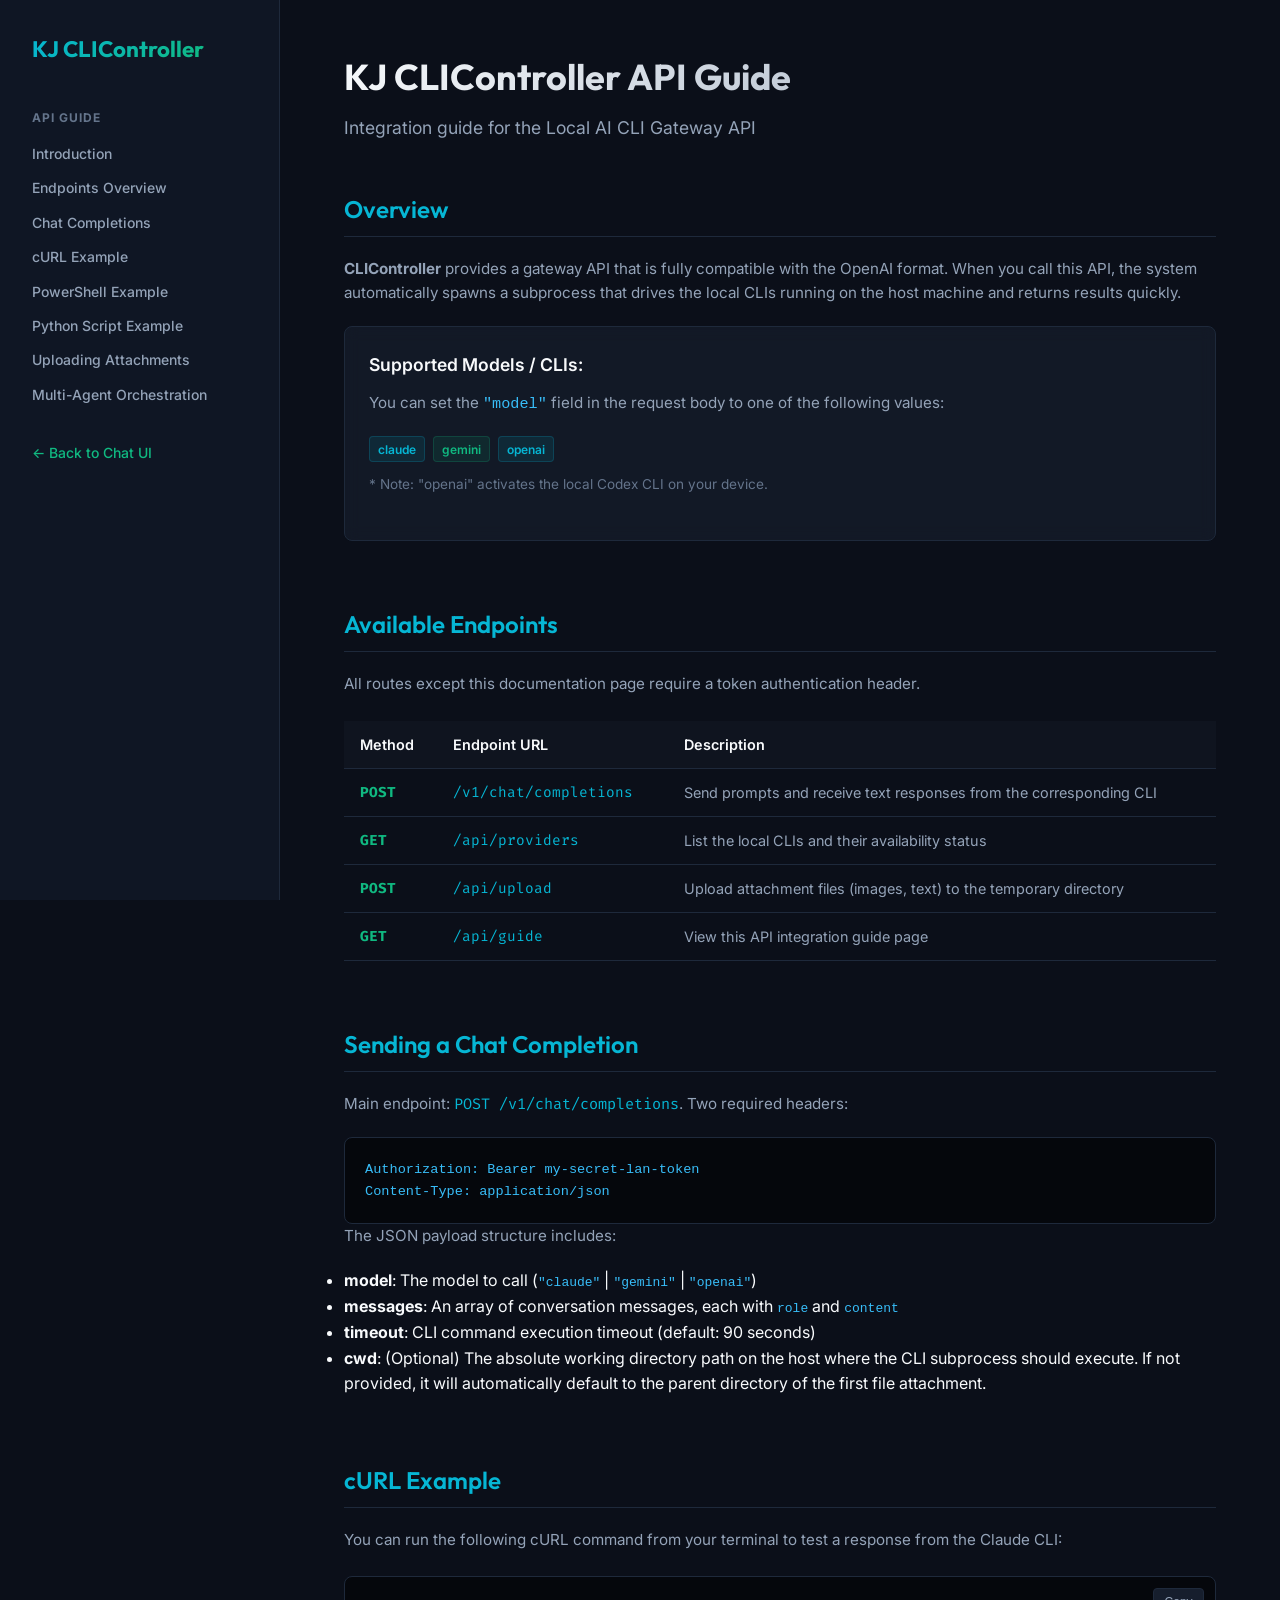
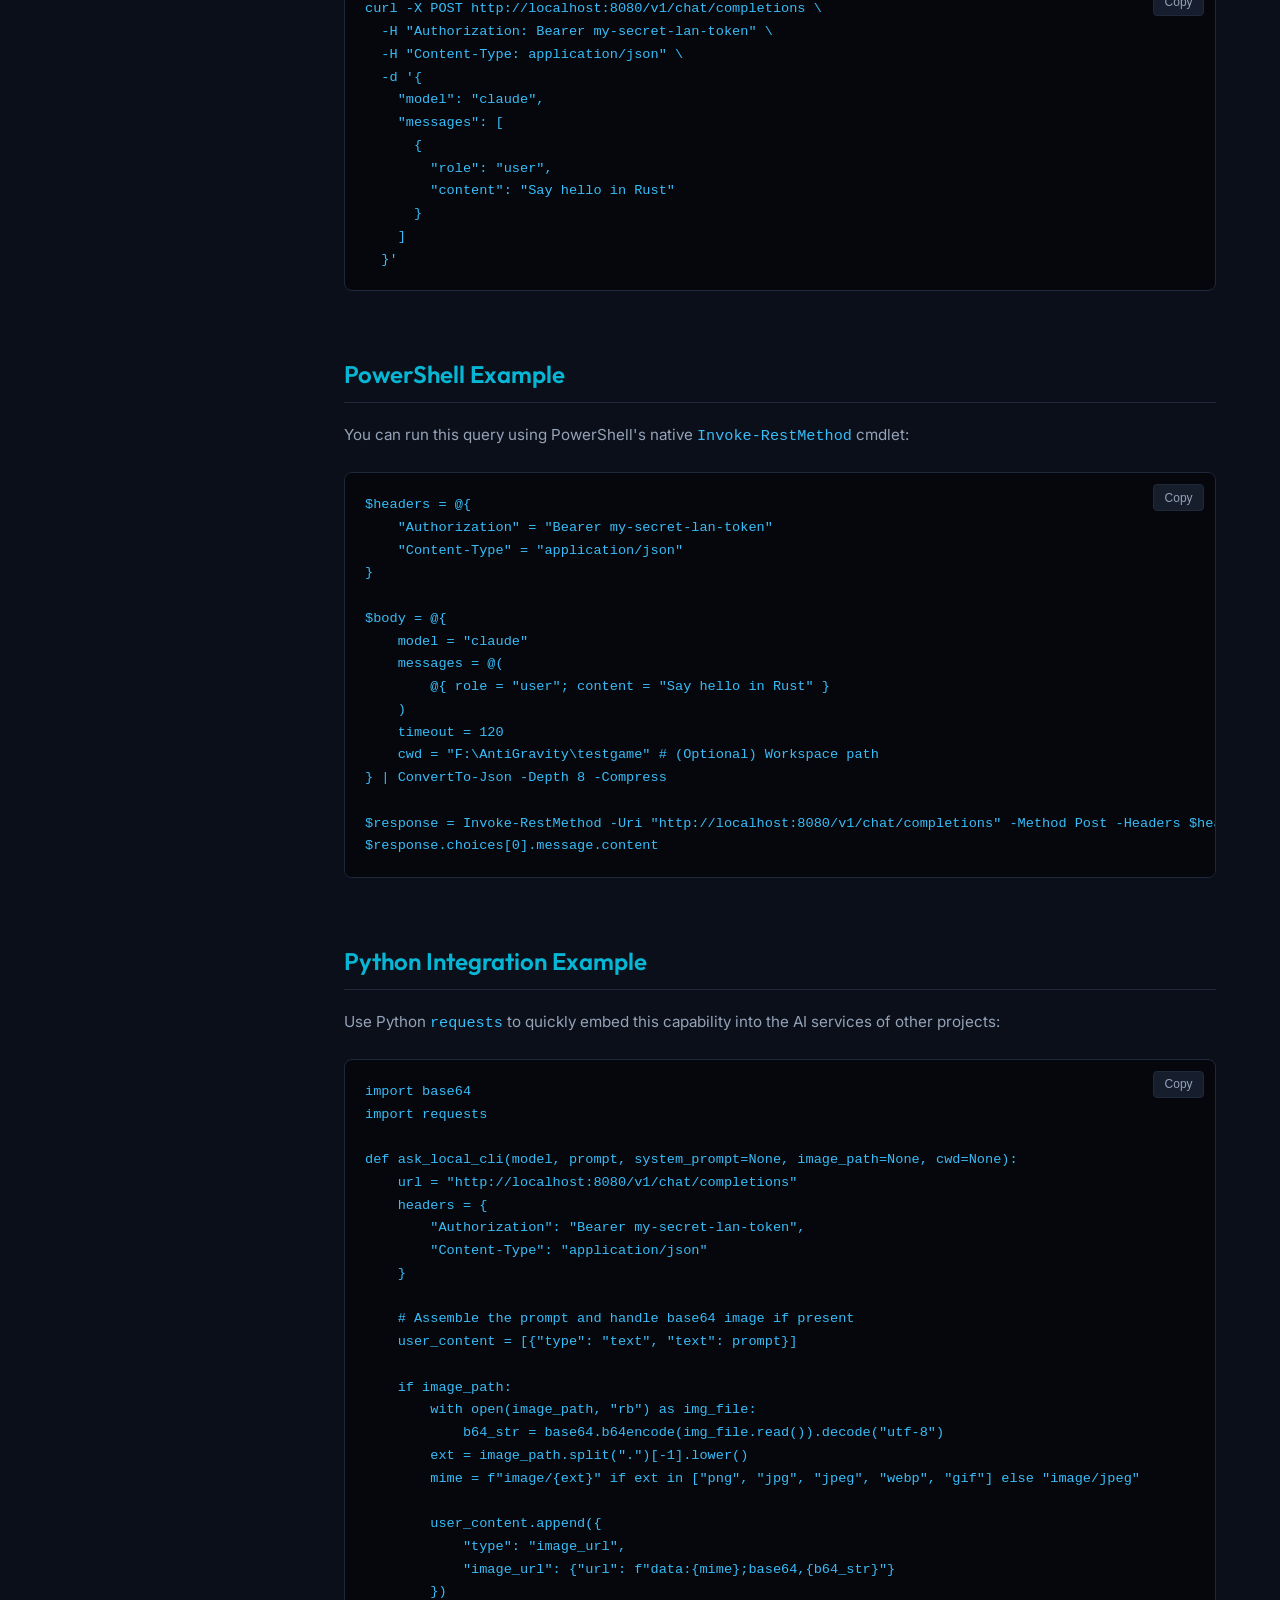
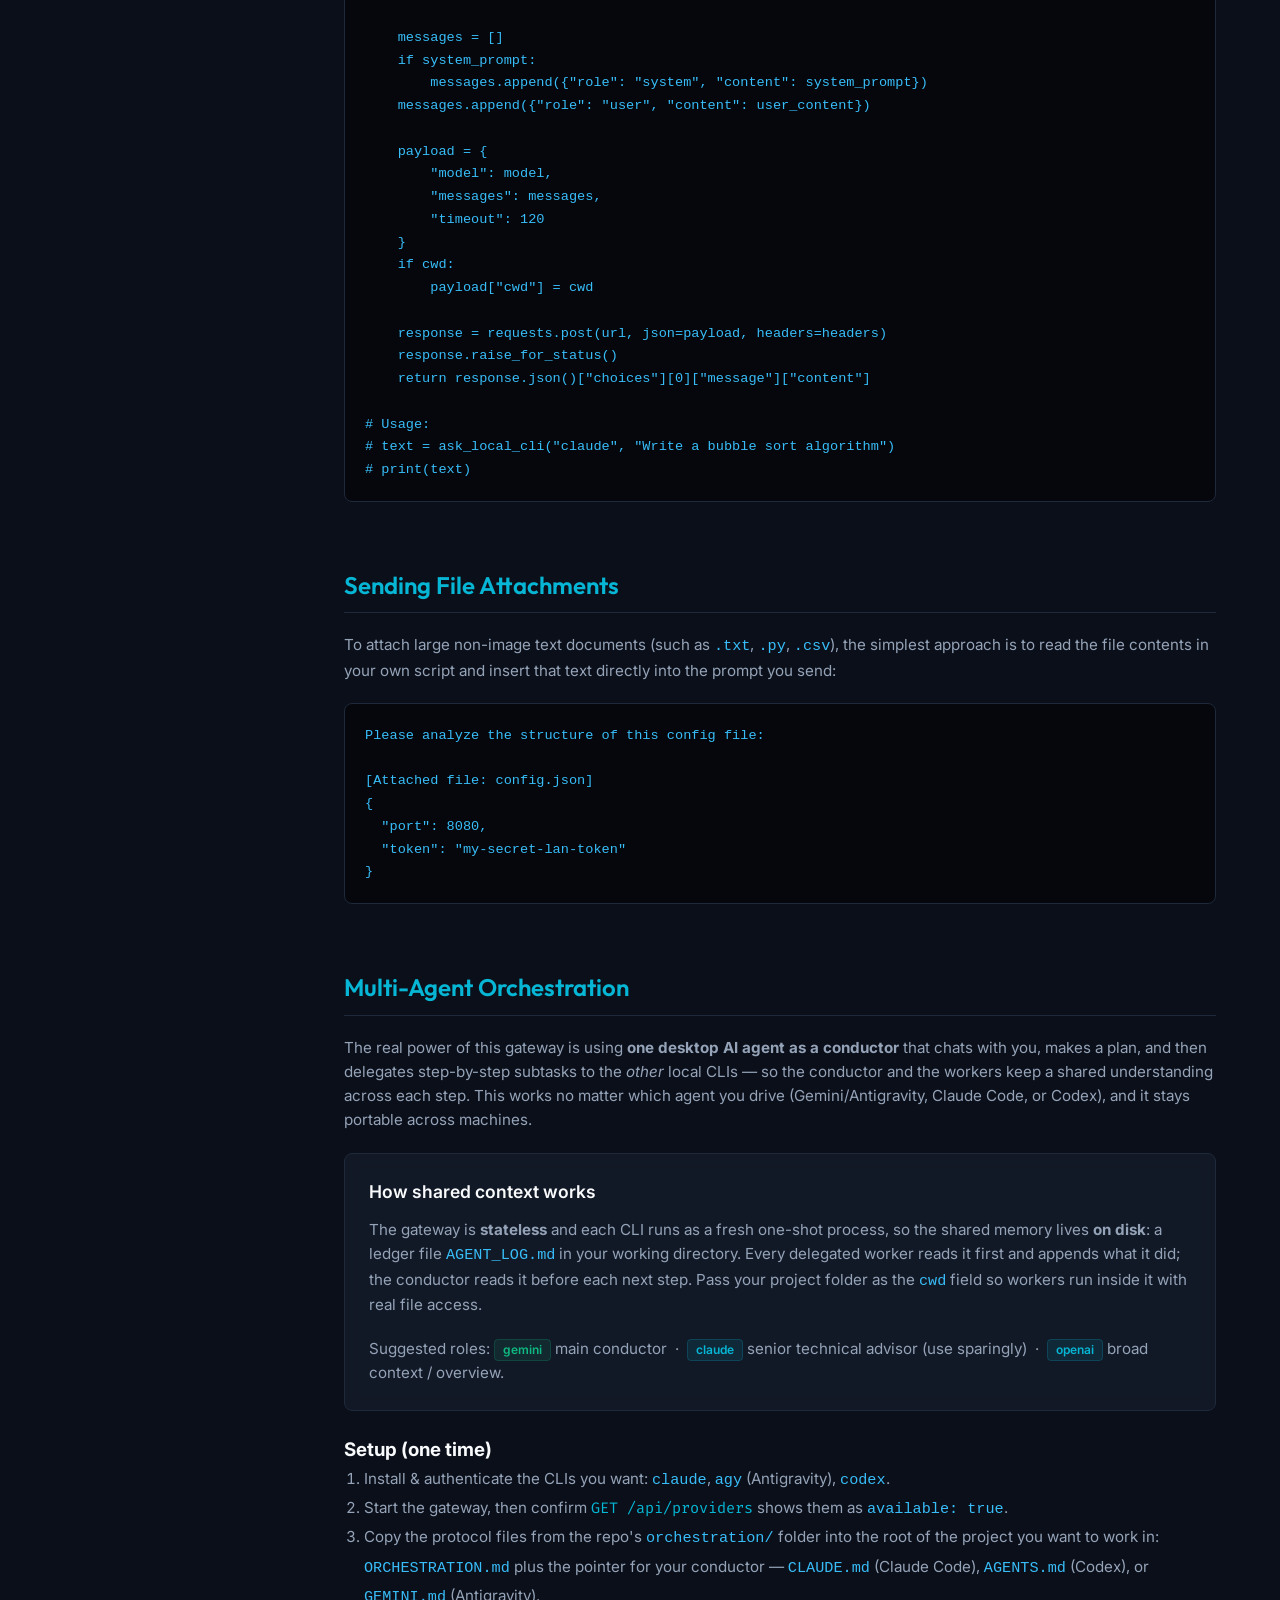
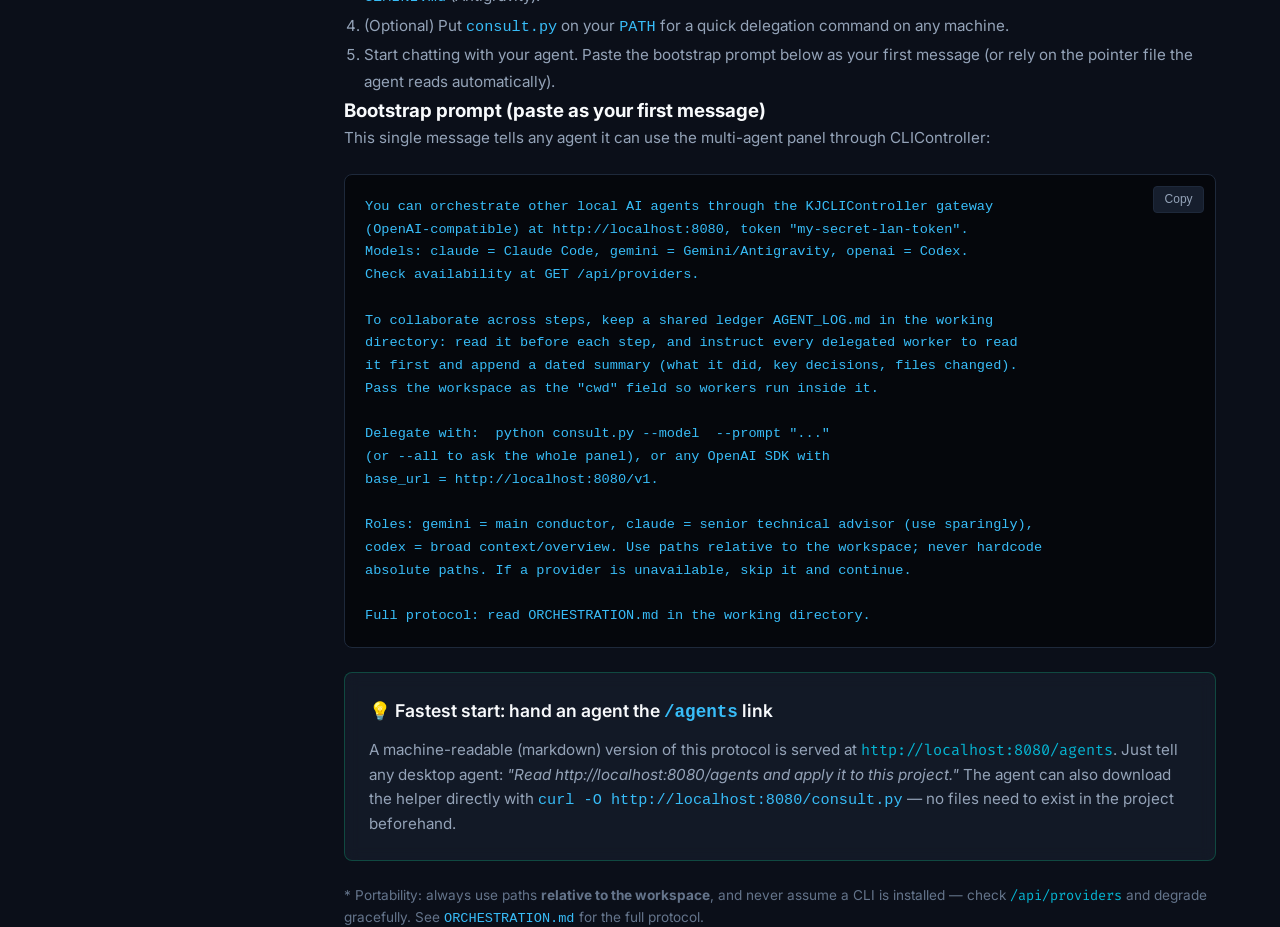
<file: static/guide.html>
<!DOCTYPE html>
<html lang="en">
<head>
    <meta charset="UTF-8">
    <meta name="viewport" content="width=device-width, initial-scale=1.0">
    <title>KJ CLIController - API Usage Guide</title>
    <!-- Modern Fonts -->
    <link rel="preconnect" href="https://fonts.googleapis.com">
    <link rel="preconnect" href="https://fonts.gstatic.com" crossorigin>
    <link href="https://fonts.googleapis.com/css2?family=Fira+Code:wght@400;600&family=Inter:wght@400;500;600;700&family=Outfit:wght@600;700&display=swap" rel="stylesheet">
    
    <style>
        :root {
            --bg-main: #0b0f19;
            --bg-sidebar: #0f1624;
            --bg-card: rgba(30, 41, 59, 0.4);
            --border-color: #1e293b;
            --text-primary: #f8fafc;
            --text-secondary: #94a3b8;
            --text-muted: #64748b;
            
            --accent-cyan: #06b6d4;
            --accent-cyan-hover: #0891b2;
            --accent-green: #10b981;
            
            --font-sans: 'Inter', sans-serif;
            --font-display: 'Outfit', sans-serif;
            --font-mono: 'Fira Code', monospace;
        }

        * {
            box-sizing: border-box;
            margin: 0;
            padding: 0;
        }

        body {
            background-color: var(--bg-main);
            color: var(--text-primary);
            font-family: var(--font-sans);
            line-height: 1.6;
            display: flex;
            min-height: 100vh;
        }

        /* ── Sidebar ── */
        .sidebar {
            background-color: var(--bg-sidebar);
            border-right: 1px solid var(--border-color);
            width: 280px;
            padding: 2rem;
            position: fixed;
            top: 0;
            bottom: 0;
            left: 0;
            overflow-y: auto;
        }

        .brand {
            margin-bottom: 2.5rem;
        }

        .logo {
            font-family: var(--font-display);
            font-size: 1.4rem;
            font-weight: 700;
            background: linear-gradient(135deg, #06b6d4 0%, #10b981 100%);
            -webkit-background-clip: text;
            -webkit-text-fill-color: transparent;
        }

        .menu-title {
            color: var(--text-muted);
            font-size: 0.75rem;
            font-weight: 700;
            text-transform: uppercase;
            letter-spacing: 0.08em;
            margin-bottom: 1rem;
        }

        .nav-links {
            display: flex;
            flex-direction: column;
            gap: 0.75rem;
        }

        .nav-link {
            color: var(--text-secondary);
            text-decoration: none;
            font-size: 0.875rem;
            font-weight: 500;
            transition: color 0.2s ease;
        }

        .nav-link:hover {
            color: var(--accent-cyan);
        }

        /* ── Main Content Space ── */
        .main-content {
            margin-left: 280px;
            padding: 3rem 4rem;
            max-width: 1000px;
            width: calc(100% - 280px);
        }

        h1 {
            font-family: var(--font-display);
            font-size: 2.25rem;
            font-weight: 700;
            margin-bottom: 0.5rem;
            background: linear-gradient(135deg, #f8fafc 0%, #94a3b8 100%);
            -webkit-background-clip: text;
            -webkit-text-fill-color: transparent;
        }

        .subtitle {
            color: var(--text-secondary);
            font-size: 1.1rem;
            margin-bottom: 3rem;
        }

        section {
            margin-bottom: 4rem;
            scroll-margin-top: 2rem;
        }

        h2 {
            font-family: var(--font-display);
            font-size: 1.5rem;
            font-weight: 600;
            margin-bottom: 1.25rem;
            border-bottom: 1px solid var(--border-color);
            padding-bottom: 0.5rem;
            color: var(--accent-cyan);
        }

        p {
            color: var(--text-secondary);
            margin-bottom: 1.25rem;
            font-size: 0.95rem;
        }

        /* ── Cards & Tables ── */
        .card {
            background: var(--bg-card);
            border: 1px solid var(--border-color);
            border-radius: 8px;
            padding: 1.5rem;
            margin-bottom: 1.5rem;
            backdrop-filter: blur(8px);
        }

        .card h3 {
            font-size: 1.1rem;
            font-weight: 600;
            margin-bottom: 0.75rem;
        }

        .badge-list {
            display: flex;
            gap: 0.5rem;
            margin-top: 0.5rem;
        }

        .badge {
            background-color: rgba(6, 182, 212, 0.1);
            border: 1px solid rgba(6, 182, 212, 0.2);
            color: var(--accent-cyan);
            border-radius: 4px;
            font-size: 0.75rem;
            font-weight: 600;
            padding: 0.15rem 0.5rem;
        }

        .badge.green {
            background-color: rgba(16, 185, 129, 0.1);
            border: 1px solid rgba(16, 185, 129, 0.2);
            color: var(--accent-green);
        }

        /* ── Code Blocks ── */
        .code-container {
            position: relative;
            margin: 1.5rem 0;
        }

        pre {
            background-color: #05070c;
            border: 1px solid var(--border-color);
            border-radius: 8px;
            padding: 1.25rem;
            overflow-x: auto;
            font-family: var(--font-mono);
            font-size: 0.85rem;
        }

        code {
            color: #38bdf8;
        }

        .copy-btn {
            position: absolute;
            top: 0.75rem;
            right: 0.75rem;
            background: rgba(30, 41, 59, 0.7);
            border: 1px solid var(--border-color);
            color: var(--text-secondary);
            border-radius: 4px;
            padding: 0.35rem 0.65rem;
            font-size: 0.75rem;
            cursor: pointer;
            transition: all 0.2s ease;
        }

        .copy-btn:hover {
            color: var(--text-primary);
            background: var(--border-color);
        }

        /* Table formatting */
        table {
            width: 100%;
            border-collapse: collapse;
            margin: 1.5rem 0;
        }

        th, td {
            text-align: left;
            padding: 0.75rem 1rem;
            border-bottom: 1px solid var(--border-color);
            font-size: 0.9rem;
        }

        th {
            color: var(--text-primary);
            font-weight: 600;
            background-color: rgba(30, 41, 59, 0.2);
        }

        td {
            color: var(--text-secondary);
        }

        .method {
            font-family: var(--font-mono);
            font-weight: 700;
            color: var(--accent-green);
        }

        .url {
            font-family: var(--font-mono);
            color: var(--accent-cyan);
        }
    </style>
</head>
<body>

    <!-- ── Sidebar Navigation ── -->
    <div class="sidebar">
        <div class="brand">
            <span class="logo">KJ CLIController</span>
        </div>
        <div class="menu-title">API Guide</div>
        <div class="nav-links">
            <a href="#intro" class="nav-link">Introduction</a>
            <a href="#endpoints" class="nav-link">Endpoints Overview</a>
            <a href="#chat-completions" class="nav-link">Chat Completions</a>
            <a href="#curl-example" class="nav-link">cURL Example</a>
            <a href="#powershell-example" class="nav-link">PowerShell Example</a>
            <a href="#python-example" class="nav-link">Python Script Example</a>
            <a href="#file-attachments" class="nav-link">Uploading Attachments</a>
            <a href="#multi-agent" class="nav-link">Multi-Agent Orchestration</a>
            <a href="/chat" class="nav-link" style="margin-top: 1.5rem; color: var(--accent-green);">← Back to Chat UI</a>
        </div>
    </div>

    <!-- ── Main Documentation Area ── -->
    <div class="main-content">
        <h1>KJ CLIController API Guide</h1>
        <div class="subtitle">Integration guide for the Local AI CLI Gateway API</div>

        <!-- ── Section: Intro ── -->
        <section id="intro">
            <h2>Overview</h2>
            <p>
                <strong>CLIController</strong> provides a gateway API that is fully compatible with the OpenAI format. When you call this API, the system automatically spawns a subprocess that drives the local CLIs running on the host machine and returns results quickly.
            </p>
            <div class="card">
                <h3>Supported Models / CLIs:</h3>
                <p>You can set the <code>"model"</code> field in the request body to one of the following values:</p>
                <div class="badge-list">
                    <span class="badge">claude</span>
                    <span class="badge green">gemini</span>
                    <span class="badge">openai</span>
                </div>
                <p style="margin-top: 0.75rem; font-size: 0.85rem; color: var(--text-muted);">
                    * Note: "openai" activates the local Codex CLI on your device.
                </p>
            </div>
        </section>

        <!-- ── Section: Endpoints ── -->
        <section id="endpoints">
            <h2>Available Endpoints</h2>
            <p>All routes except this documentation page require a token authentication header.</p>
            <table>
                <thead>
                    <tr>
                        <th>Method</th>
                        <th>Endpoint URL</th>
                        <th>Description</th>
                    </tr>
                </thead>
                <tbody>
                    <tr>
                        <td class="method">POST</td>
                        <td class="url">/v1/chat/completions</td>
                        <td>Send prompts and receive text responses from the corresponding CLI</td>
                    </tr>
                    <tr>
                        <td class="method">GET</td>
                        <td class="url">/api/providers</td>
                        <td>List the local CLIs and their availability status</td>
                    </tr>
                    <tr>
                        <td class="method">POST</td>
                        <td class="url">/api/upload</td>
                        <td>Upload attachment files (images, text) to the temporary directory</td>
                    </tr>
                    <tr>
                        <td class="method">GET</td>
                        <td class="url">/api/guide</td>
                        <td>View this API integration guide page</td>
                    </tr>
                </tbody>
            </table>
        </section>

        <!-- ── Section: Chat Completions ── -->
        <section id="chat-completions">
            <h2>Sending a Chat Completion</h2>
            <p>
                Main endpoint: <code class="url">POST /v1/chat/completions</code>. Two required headers:
            </p>
            <pre><code>Authorization: Bearer my-secret-lan-token
Content-Type: application/json</code></pre>
            <p>The JSON payload structure includes:</p>
            <ul>
                <li><strong>model</strong>: The model to call (<code>"claude"</code> | <code>"gemini"</code> | <code>"openai"</code>)</li>
                <li><strong>messages</strong>: An array of conversation messages, each with <code>role</code> and <code>content</code></li>
                <li><strong>timeout</strong>: CLI command execution timeout (default: 90 seconds)</li>
                <li><strong>cwd</strong>: (Optional) The absolute working directory path on the host where the CLI subprocess should execute. If not provided, it will automatically default to the parent directory of the first file attachment.</li>
            </ul>
        </section>

        <!-- ── Section: cURL Example ── -->
        <section id="curl-example">
            <h2>cURL Example</h2>
            <p>You can run the following cURL command from your terminal to test a response from the Claude CLI:</p>
            
            <div class="code-container">
                <button class="copy-btn" onclick="copyCode('curl-code')">Copy</button>
                <pre><code id="curl-code">curl -X POST http://localhost:8080/v1/chat/completions \
  -H "Authorization: Bearer my-secret-lan-token" \
  -H "Content-Type: application/json" \
  -d '{
    "model": "claude",
    "messages": [
      {
        "role": "user",
        "content": "Say hello in Rust"
      }
    ]
  }'</code></pre>
            </div>
        </section>

        <!-- ── Section: PowerShell Example ── -->
        <section id="powershell-example">
            <h2>PowerShell Example</h2>
            <p>You can run this query using PowerShell's native <code>Invoke-RestMethod</code> cmdlet:</p>
            
            <div class="code-container">
                <button class="copy-btn" onclick="copyCode('powershell-code')">Copy</button>
                <pre><code id="powershell-code">$headers = @{
    "Authorization" = "Bearer my-secret-lan-token"
    "Content-Type" = "application/json"
}

$body = @{
    model = "claude"
    messages = @(
        @{ role = "user"; content = "Say hello in Rust" }
    )
    timeout = 120
    cwd = "F:\AntiGravity\testgame" # (Optional) Workspace path
} | ConvertTo-Json -Depth 8 -Compress

$response = Invoke-RestMethod -Uri "http://localhost:8080/v1/chat/completions" -Method Post -Headers $headers -Body $body
$response.choices[0].message.content</code></pre>
            </div>
        </section>

        <!-- ── Section: Python Example ── -->
        <section id="python-example">
            <h2>Python Integration Example</h2>
            <p>Use Python <code>requests</code> to quickly embed this capability into the AI services of other projects:</p>

            <div class="code-container">
                <button class="copy-btn" onclick="copyCode('python-code')">Copy</button>
                <pre><code id="python-code">import base64
import requests

def ask_local_cli(model, prompt, system_prompt=None, image_path=None, cwd=None):
    url = "http://localhost:8080/v1/chat/completions"
    headers = {
        "Authorization": "Bearer my-secret-lan-token",
        "Content-Type": "application/json"
    }
    
    # Assemble the prompt and handle base64 image if present
    user_content = [{"type": "text", "text": prompt}]
    
    if image_path:
        with open(image_path, "rb") as img_file:
            b64_str = base64.b64encode(img_file.read()).decode("utf-8")
        ext = image_path.split(".")[-1].lower()
        mime = f"image/{ext}" if ext in ["png", "jpg", "jpeg", "webp", "gif"] else "image/jpeg"
        
        user_content.append({
            "type": "image_url",
            "image_url": {"url": f"data:{mime};base64,{b64_str}"}
        })
        
    messages = []
    if system_prompt:
        messages.append({"role": "system", "content": system_prompt})
    messages.append({"role": "user", "content": user_content})
    
    payload = {
        "model": model,
        "messages": messages,
        "timeout": 120
    }
    if cwd:
        payload["cwd"] = cwd
    
    response = requests.post(url, json=payload, headers=headers)
    response.raise_for_status()
    return response.json()["choices"][0]["message"]["content"]

# Usage:
# text = ask_local_cli("claude", "Write a bubble sort algorithm")
# print(text)</code></pre>
            </div>
        </section>

        <!-- ── Section: Attachments ── -->
        <section id="file-attachments">
            <h2>Sending File Attachments</h2>
            <p>
                To attach large non-image text documents (such as <code>.txt</code>, <code>.py</code>, <code>.csv</code>), the simplest approach is to read the file contents in your own script and insert that text directly into the prompt you send:
            </p>
            <pre><code>Please analyze the structure of this config file:

[Attached file: config.json]
{
  "port": 8080,
  "token": "my-secret-lan-token"
}</code></pre>
        </section>

        <!-- ── Section: Multi-Agent Orchestration ── -->
        <section id="multi-agent">
            <h2>Multi-Agent Orchestration</h2>
            <p>
                The real power of this gateway is using <strong>one desktop AI agent as a conductor</strong> that chats with you, makes a plan, and then delegates step-by-step subtasks to the <em>other</em> local CLIs — so the conductor and the workers keep a shared understanding across each step. This works no matter which agent you drive (Gemini/Antigravity, Claude Code, or Codex), and it stays portable across machines.
            </p>

            <div class="card">
                <h3>How shared context works</h3>
                <p>
                    The gateway is <strong>stateless</strong> and each CLI runs as a fresh one-shot process, so the shared memory lives <strong>on disk</strong>: a ledger file <code>AGENT_LOG.md</code> in your working directory. Every delegated worker reads it first and appends what it did; the conductor reads it before each next step. Pass your project folder as the <code>cwd</code> field so workers run inside it with real file access.
                </p>
                <p style="margin-bottom: 0;">
                    Suggested roles: <span class="badge green">gemini</span> main conductor &nbsp;·&nbsp; <span class="badge">claude</span> senior technical advisor (use sparingly) &nbsp;·&nbsp; <span class="badge">openai</span> broad context / overview.
                </p>
            </div>

            <h3>Setup (one time)</h3>
            <ol style="color: var(--text-secondary); font-size: 0.95rem; line-height: 1.8; padding-left: 1.25rem;">
                <li>Install &amp; authenticate the CLIs you want: <code>claude</code>, <code>agy</code> (Antigravity), <code>codex</code>.</li>
                <li>Start the gateway, then confirm <code class="url">GET /api/providers</code> shows them as <code>available: true</code>.</li>
                <li>Copy the protocol files from the repo's <code>orchestration/</code> folder into the root of the project you want to work in: <code>ORCHESTRATION.md</code> plus the pointer for your conductor — <code>CLAUDE.md</code> (Claude Code), <code>AGENTS.md</code> (Codex), or <code>GEMINI.md</code> (Antigravity).</li>
                <li>(Optional) Put <code>consult.py</code> on your <code>PATH</code> for a quick delegation command on any machine.</li>
                <li>Start chatting with your agent. Paste the bootstrap prompt below as your first message (or rely on the pointer file the agent reads automatically).</li>
            </ol>

            <h3>Bootstrap prompt (paste as your first message)</h3>
            <p>This single message tells any agent it can use the multi-agent panel through CLIController:</p>
            <div class="code-container">
                <button class="copy-btn" onclick="copyCode('bootstrap-code')">Copy</button>
                <pre><code id="bootstrap-code">You can orchestrate other local AI agents through the KJCLIController gateway
(OpenAI-compatible) at http://localhost:8080, token "my-secret-lan-token".
Models: claude = Claude Code, gemini = Gemini/Antigravity, openai = Codex.
Check availability at GET /api/providers.

To collaborate across steps, keep a shared ledger AGENT_LOG.md in the working
directory: read it before each step, and instruct every delegated worker to read
it first and append a dated summary (what it did, key decisions, files changed).
Pass the workspace as the "cwd" field so workers run inside it.

Delegate with:  python consult.py --model <claude|gemini|openai> --prompt "..."
(or --all to ask the whole panel), or any OpenAI SDK with
base_url = http://localhost:8080/v1.

Roles: gemini = main conductor, claude = senior technical advisor (use sparingly),
codex = broad context/overview. Use paths relative to the workspace; never hardcode
absolute paths. If a provider is unavailable, skip it and continue.

Full protocol: read ORCHESTRATION.md in the working directory.</code></pre>
            </div>

            <div class="card" style="border-color: rgba(16,185,129,0.3);">
                <h3>💡 Fastest start: hand an agent the <code>/agents</code> link</h3>
                <p style="margin-bottom: 0;">
                    A machine-readable (markdown) version of this protocol is served at
                    <code class="url">http://localhost:8080/agents</code>. Just tell any desktop agent:
                    <em>"Read http://localhost:8080/agents and apply it to this project."</em>
                    The agent can also download the helper directly with
                    <code>curl -O http://localhost:8080/consult.py</code> — no files need to exist in the project beforehand.
                </p>
            </div>

            <p style="font-size: 0.85rem; color: var(--text-muted);">
                * Portability: always use paths <strong>relative to the workspace</strong>, and never assume a CLI is installed — check <code class="url">/api/providers</code> and degrade gracefully. See <code>ORCHESTRATION.md</code> for the full protocol.
            </p>
        </section>
    </div>

    <!-- Copy action helper -->
    <script>
        function copyCode(elementId) {
            const codeText = document.getElementById(elementId).innerText;
            navigator.clipboard.writeText(codeText).then(() => {
                const btn = document.querySelector(`[onclick="copyCode('${elementId}')"]`);
                const originalText = btn.innerText;
                btn.innerText = "Copied!";
                btn.style.color = "var(--accent-green)";
                setTimeout(() => {
                    btn.innerText = originalText;
                    btn.style.color = "var(--text-secondary)";
                }, 2000);
            });
        }
    </script>
</body>
</html>
</file>
